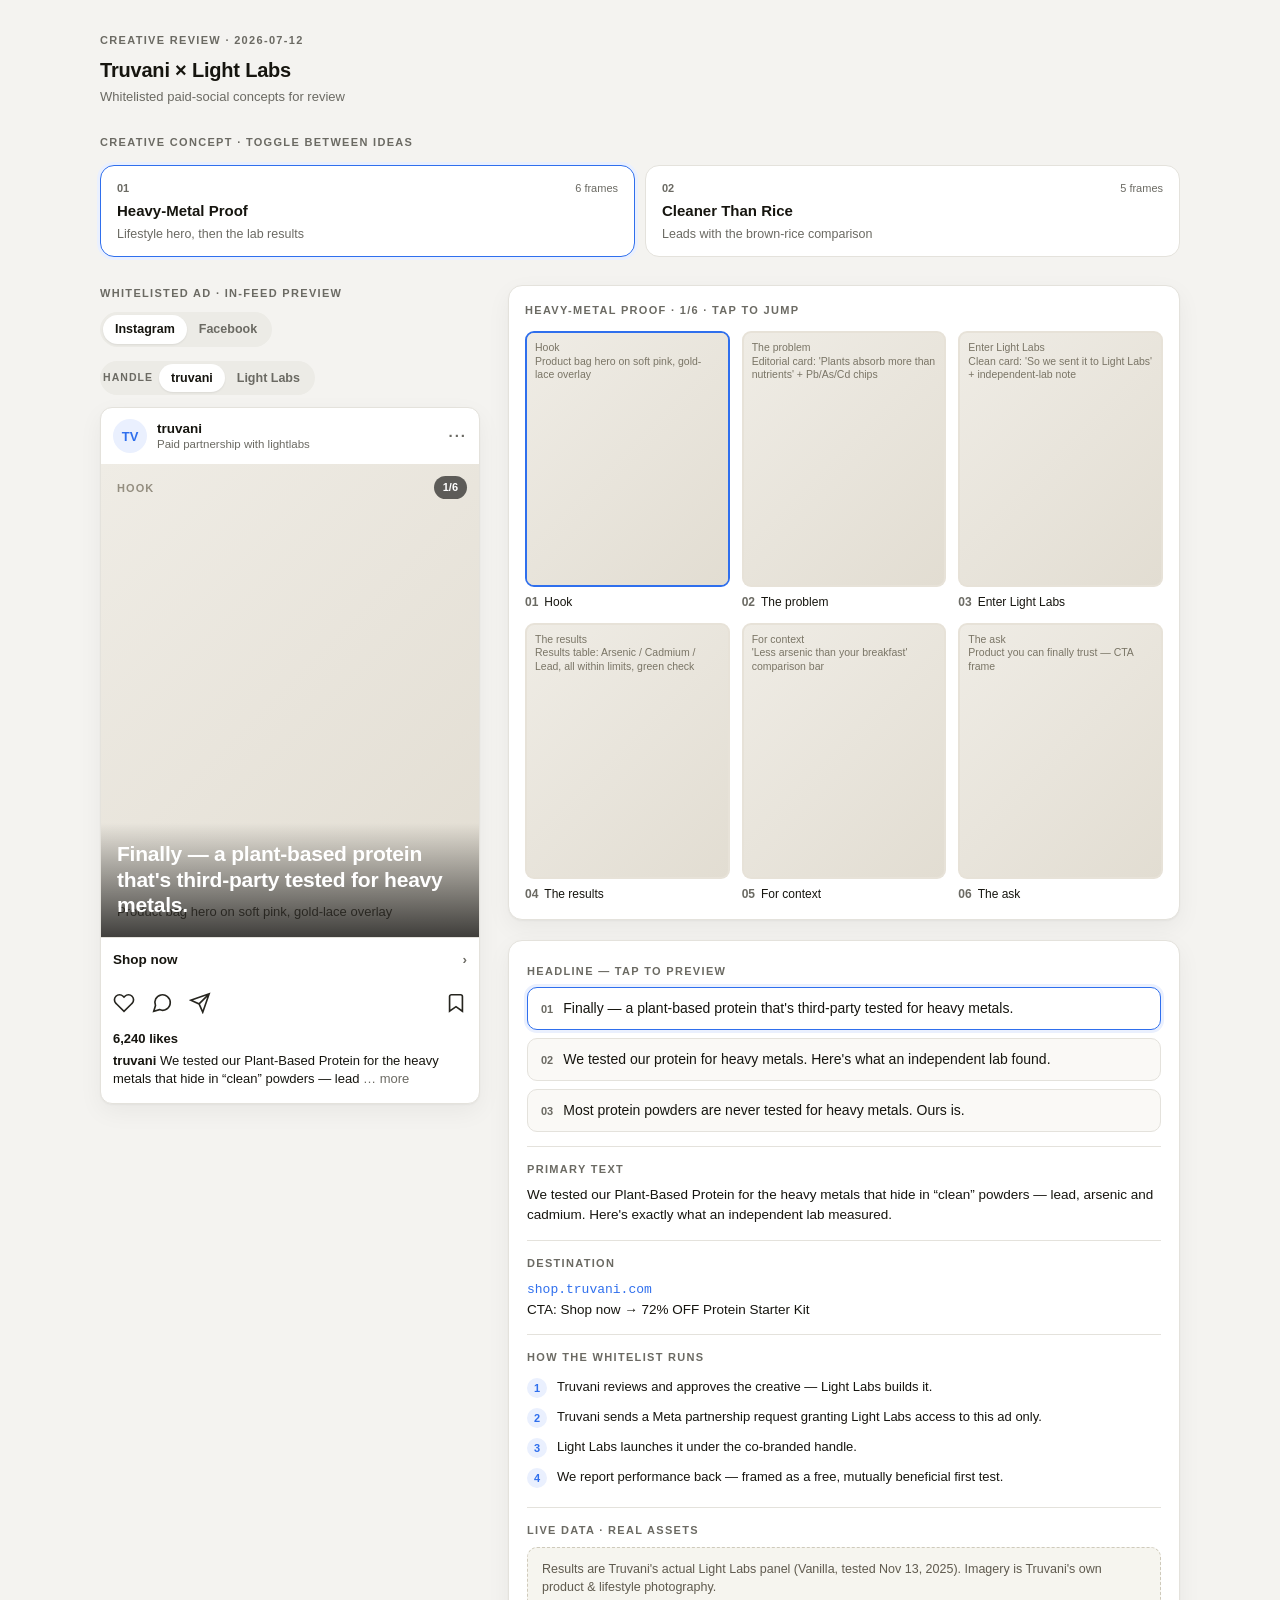
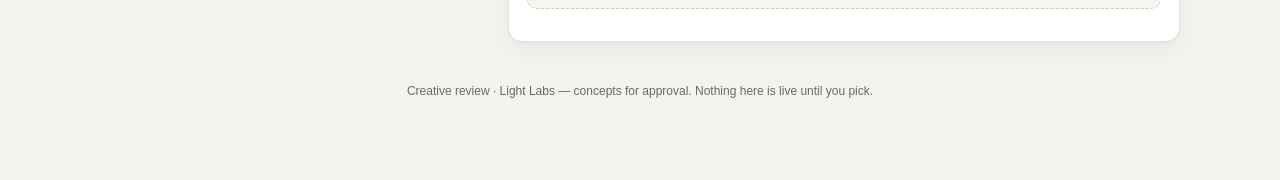
<file: .claude/skills/ad-creative/assets/creative-review-template.html>
<!DOCTYPE html>
<!--
  Creative Review Page — a shareable ad-creative approval artifact.

  HOW TO USE (agents): replace the JSON inside <script id="review-data"> below
  with the real project. Everything else renders from it. The file is
  self-contained — no build, no network, no dependencies. Open it in a browser,
  host it on any static host (Vercel/Netlify/GitHub Pages), or hand off the
  single .html file.

  THE DATA BLOCK IS JSON, NOT JAVASCRIPT:
    - double-quoted keys and strings, no comments, no trailing commas
    - it is inert data (parsed with JSON.parse), so a value can never execute
    - SECURITY: escape every literal "<" in your text values as \u003c so a
      value like "</script>" can never break out of the tag. All values are
      also HTML-escaped again at render time.

  DATA SHAPE — see references/creative-review-page.md for the annotated spec.
  Images: each frame's "image" may be a local path/file URL or a data URI.
  Remote and protocol-relative URLs are blocked; package images with the page.
  If omitted (or the file is missing), a placeholder shows the frame label +
  the image prompt — use this for concepts not yet rendered to image.
-->
<html lang="en">
<head>
<meta charset="utf-8" />
<meta name="viewport" content="width=device-width, initial-scale=1" />
<title>Creative Review</title>
<style>
  :root {
    --bg: #f4f3f0; --card: #ffffff; --ink: #16150f; --muted: #6b6a63;
    --line: #e4e2dc; --accent: #2f6fed; --accent-soft: #eaf0fe;
    --radius: 14px; --shadow: 0 1px 2px rgba(0,0,0,.04), 0 8px 24px rgba(0,0,0,.05);
  }
  * { box-sizing: border-box; }
  body { margin: 0; background: var(--bg); color: var(--ink);
    font: 15px/1.5 -apple-system, BlinkMacSystemFont, "Segoe UI", Roboto, Helvetica, Arial, sans-serif;
    -webkit-font-smoothing: antialiased; }
  .wrap { max-width: 1120px; margin: 0 auto; padding: 32px 20px 80px; }
  .eyebrow { font-size: 11px; font-weight: 700; letter-spacing: .12em; text-transform: uppercase; color: var(--muted); }
  a { color: var(--accent); }

  header.project { margin-bottom: 28px; }
  header.project h1 { font-size: 20px; margin: 6px 0 2px; letter-spacing: -.01em; }
  header.project .sub { color: var(--muted); font-size: 13px; }

  .concepts { display: grid; grid-template-columns: repeat(auto-fit, minmax(210px, 1fr)); gap: 10px; margin: 14px 0 28px; }
  .concept { text-align: left; background: var(--card); border: 1.5px solid var(--line); border-radius: var(--radius);
    padding: 14px 16px; cursor: pointer; transition: border-color .12s, box-shadow .12s; font: inherit; color: inherit; }
  .concept:hover { border-color: #cfcdc6; }
  .concept[aria-pressed="true"] { border-color: var(--accent); box-shadow: 0 0 0 3px var(--accent-soft); background: #fff; }
  .concept .row1 { display: flex; align-items: baseline; justify-content: space-between; gap: 8px; }
  .concept .num { font-size: 11px; font-weight: 700; color: var(--muted); }
  .concept .frames { font-size: 11px; color: var(--muted); }
  .concept .name { font-weight: 650; font-size: 15px; margin: 4px 0 3px; }
  .concept .tag { font-size: 12.5px; color: var(--muted); line-height: 1.35; }

  .grid { display: grid; grid-template-columns: minmax(0, 380px) minmax(0, 1fr); gap: 28px; align-items: start; }
  @media (max-width: 860px) { .grid { grid-template-columns: 1fr; } }
  .col-label { margin-bottom: 10px; }

  .toggles { display: flex; flex-wrap: wrap; gap: 14px; margin-bottom: 12px; }
  .seg { display: inline-flex; background: #ecebe6; border-radius: 999px; padding: 3px; }
  .seg button { border: 0; background: transparent; font: inherit; font-size: 12.5px; font-weight: 600; color: var(--muted);
    padding: 5px 12px; border-radius: 999px; cursor: pointer; }
  .seg button[aria-pressed="true"] { background: #fff; color: var(--ink); box-shadow: 0 1px 2px rgba(0,0,0,.08); }
  .seg .lbl { align-self: center; font-size: 10.5px; font-weight: 700; letter-spacing: .1em; text-transform: uppercase; color: var(--muted); margin-right: 6px; }

  .post { background: var(--card); border: 1px solid var(--line); border-radius: 12px; overflow: hidden; box-shadow: var(--shadow); }
  .post .top { display: flex; align-items: center; gap: 10px; padding: 11px 12px; }
  .post .avatar { width: 34px; height: 34px; border-radius: 50%; background: var(--accent-soft); color: var(--accent);
    display: grid; place-items: center; font-weight: 700; font-size: 13px; overflow: hidden; flex: none; }
  .post .avatar img { width: 100%; height: 100%; object-fit: cover; }
  .post .who { line-height: 1.2; }
  .post .who .name { font-weight: 650; font-size: 13.5px; }
  .post .who .partner { font-size: 11.5px; color: var(--muted); }
  .post .dots { margin-left: auto; color: var(--muted); font-weight: 700; letter-spacing: 2px; }
  .frame { position: relative; aspect-ratio: 4/5; background: #ded9d0; display: grid; }
  .frame img { width: 100%; height: 100%; object-fit: cover; grid-area: 1/1; z-index: 1; }
  .frame .ph { grid-area: 1/1; display: flex; flex-direction: column; justify-content: space-between; padding: 16px;
    background: linear-gradient(135deg,#efece5,#e2ddd2); }
  .frame .ph .plabel { font-size: 11px; font-weight: 700; letter-spacing: .1em; text-transform: uppercase; color: #948e80; }
  .frame .ph .pprompt { font-size: 13px; color: #5f5a4e; line-height: 1.4; }
  .frame .badge { position: absolute; top: 12px; left: 12px; z-index: 2; background: rgba(255,255,255,.92);
    font-size: 11.5px; font-weight: 600; padding: 5px 10px; border-radius: 999px; display: flex; align-items: center; gap: 5px; }
  .frame .counter { position: absolute; top: 12px; right: 12px; z-index: 2; background: rgba(0,0,0,.6); color: #fff; font-size: 11px;
    font-weight: 600; padding: 3px 9px; border-radius: 999px; }
  .frame .headline { position: absolute; left: 0; right: 0; bottom: 0; z-index: 2; padding: 18px 16px 20px; color: #fff;
    font-size: 21px; font-weight: 700; line-height: 1.2; letter-spacing: -.01em;
    background: linear-gradient(to top, rgba(0,0,0,.72), rgba(0,0,0,0)); }
  .frame .headline.light { color: var(--ink); background: linear-gradient(to top, rgba(255,255,255,.85), rgba(255,255,255,0)); }

  /* Instagram chrome */
  .ig-cta { display: flex; align-items: center; justify-content: space-between; padding: 12px; border-top: 1px solid var(--line);
    font-weight: 600; font-size: 13.5px; }
  .ig-cta .chev { color: var(--muted); }
  .ig-actions { display: flex; gap: 16px; padding: 10px 12px 2px; color: #26251f; }
  .ig-actions svg { width: 22px; height: 22px; }
  .ig-actions .save { margin-left: auto; }
  .likes { padding: 6px 12px 2px; font-weight: 650; font-size: 13px; }
  .caption { padding: 2px 12px 14px; font-size: 13px; line-height: 1.4; }
  .caption .h { font-weight: 650; }
  .caption .more { color: var(--muted); }

  /* Facebook chrome — link card below image + text actions */
  .fb-card { display: flex; align-items: center; gap: 12px; padding: 12px; background: #f3f4f6; border-top: 1px solid var(--line); }
  .fb-card .meta { min-width: 0; flex: 1; }
  .fb-card .dom { font-size: 11px; letter-spacing: .04em; text-transform: uppercase; color: var(--muted); }
  .fb-card .hl { font-size: 14px; font-weight: 650; line-height: 1.25; margin-top: 2px; overflow: hidden; }
  .fb-card .btn { flex: none; background: #e4e6eb; color: #050505; font-weight: 650; font-size: 12.5px; padding: 8px 14px; border-radius: 7px; }
  .fb-actions { display: flex; padding: 4px 12px; border-top: 1px solid var(--line); }
  .fb-actions span { flex: 1; text-align: center; padding: 8px 0; font-size: 13px; font-weight: 600; color: var(--muted); }

  .board { background: var(--card); border: 1px solid var(--line); border-radius: var(--radius); padding: 16px; box-shadow: var(--shadow); margin-bottom: 20px; }
  .board .frames-grid { display: grid; grid-template-columns: repeat(3, 1fr); gap: 12px; margin-top: 12px; }
  @media (max-width: 480px) { .board .frames-grid { grid-template-columns: repeat(2, 1fr); } }
  .thumb { border: 0; background: transparent; padding: 0; cursor: pointer; text-align: left; font: inherit; color: inherit; }
  .thumb .box { aspect-ratio: 4/5; border-radius: 9px; overflow: hidden; border: 2px solid transparent; background: #e7e2d8;
    display: grid; transition: border-color .12s; }
  .thumb[aria-current="true"] .box { border-color: var(--accent); }
  .thumb .box img { width: 100%; height: 100%; object-fit: cover; grid-area: 1/1; z-index: 1; }
  .thumb .box .mini { grid-area: 1/1; padding: 8px; font-size: 10.5px; color: #7a7566; line-height: 1.3;
    background: linear-gradient(135deg,#efece5,#e2ddd2); overflow: hidden; }
  .thumb .cap { margin-top: 6px; font-size: 12px; }
  .thumb .cap .n { color: var(--muted); font-weight: 700; margin-right: 6px; }

  .copy { background: var(--card); border: 1px solid var(--line); border-radius: var(--radius); padding: 18px; box-shadow: var(--shadow); }
  .copy .block { padding: 14px 0; border-top: 1px solid var(--line); }
  .copy .block:first-of-type { border-top: 0; padding-top: 4px; }
  .headline-opt { display: flex; gap: 10px; align-items: flex-start; width: 100%; text-align: left; font: inherit; color: inherit;
    background: #faf9f6; border: 1.5px solid var(--line); border-radius: 10px; padding: 11px 13px; cursor: pointer; margin-top: 8px; }
  .headline-opt[aria-pressed="true"] { border-color: var(--accent); background: #fff; box-shadow: 0 0 0 3px var(--accent-soft); }
  .headline-opt .n { font-size: 11px; font-weight: 700; color: var(--muted); margin-top: 2px; }
  .headline-opt .t { font-size: 14px; line-height: 1.35; }
  .kv { font-size: 13.5px; line-height: 1.5; }
  .kv .dest { color: var(--accent); font-family: ui-monospace, SFMono-Regular, Menlo, monospace; font-size: 13px; }
  .steps { margin: 8px 0 0; padding: 0; list-style: none; }
  .steps li { display: flex; gap: 10px; padding: 5px 0; font-size: 13px; line-height: 1.4; }
  .steps li .i { flex: none; width: 20px; height: 20px; border-radius: 50%; background: var(--accent-soft); color: var(--accent);
    display: grid; place-items: center; font-size: 11px; font-weight: 700; }
  .grounding { background: #f6f5ef; border: 1px dashed #cfcabb; border-radius: 10px; padding: 12px 14px; font-size: 12.5px; color: #5f5a4e; line-height: 1.45; margin-top: 8px; }
  .err { background: #fbeaea; border: 1px solid #e6b7b7; color: #8a2b2b; border-radius: 10px; padding: 14px 16px; font-size: 13px; }
  footer { margin-top: 40px; text-align: center; font-size: 12px; color: var(--muted); }
</style>
</head>
<body>

<!-- DATA — replace this JSON with your project (see the comment at the top of the file). -->
<script type="application/json" id="review-data">
{
  "project": {
    "brand": "Truvani",
    "agency": "Light Labs",
    "date": "2026-07-12",
    "note": "Whitelisted paid-social concepts for review"
  },
  "platforms": ["instagram", "facebook"],
  "concepts": [
    {
      "name": "Heavy-Metal Proof",
      "tagline": "Lifestyle hero, then the lab results",
      "handles": [
        { "name": "truvani", "partner": "Paid partnership with lightlabs", "initials": "TV" },
        { "name": "Light Labs", "partner": "Paid partnership with truvani", "initials": "LL" }
      ],
      "frames": [
        { "label": "Hook", "prompt": "Product bag hero on soft pink, gold-lace overlay", "headline": "Finally — a plant-based protein that's third-party tested for heavy metals.", "headlineTheme": "dark" },
        { "label": "The problem", "prompt": "Editorial card: 'Plants absorb more than nutrients' + Pb/As/Cd chips" },
        { "label": "Enter Light Labs", "prompt": "Clean card: 'So we sent it to Light Labs' + independent-lab note" },
        { "label": "The results", "prompt": "Results table: Arsenic / Cadmium / Lead, all within limits, green check" },
        { "label": "For context", "prompt": "'Less arsenic than your breakfast' comparison bar" },
        { "label": "The ask", "prompt": "Product you can finally trust — CTA frame", "headline": "Protein you can finally trust." }
      ],
      "headlines": [
        "Finally — a plant-based protein that's third-party tested for heavy metals.",
        "We tested our protein for heavy metals. Here's what an independent lab found.",
        "Most protein powders are never tested for heavy metals. Ours is."
      ],
      "likes": "6,240",
      "primaryText": "We tested our Plant-Based Protein for the heavy metals that hide in “clean” powders — lead, arsenic and cadmium. Here's exactly what an independent lab measured.",
      "destination": { "url": "shop.truvani.com", "cta": "Shop now", "offer": "72% OFF Protein Starter Kit" },
      "rollout": {
        "title": "How the whitelist runs",
        "steps": [
          "Truvani reviews and approves the creative — Light Labs builds it.",
          "Truvani sends a Meta partnership request granting Light Labs access to this ad only.",
          "Light Labs launches it under the co-branded handle.",
          "We report performance back — framed as a free, mutually beneficial first test."
        ]
      },
      "grounding": "Results are Truvani's actual Light Labs panel (Vanilla, tested Nov 13, 2025). Imagery is Truvani's own product & lifestyle photography."
    },
    {
      "name": "Cleaner Than Rice",
      "tagline": "Leads with the brown-rice comparison",
      "frames": [
        { "label": "Hook", "prompt": "Split visual: brown rice vs protein scoop", "headline": "Your “clean” brown rice protein? Test it.", "headlineTheme": "dark" },
        { "label": "The claim", "prompt": "Stat card comparing arsenic levels" },
        { "label": "The proof", "prompt": "Light Labs results table" },
        { "label": "The context", "prompt": "What the numbers mean, plainly" },
        { "label": "The ask", "prompt": "Starter-kit offer frame", "headline": "Trust the label. Then trust the test." }
      ],
      "headlines": [
        "Your “clean” brown rice protein? Test it.",
        "Brown rice protein is often the worst offender for arsenic. We checked ours.",
        "“Plant-based” doesn't mean “clean.” We have the lab panel to prove ours is."
      ],
      "primaryText": "Brown-rice protein is one of the most common sources of dietary arsenic. So we sent ours to an independent lab. Here's the panel.",
      "destination": { "url": "shop.truvani.com", "cta": "Shop now", "offer": "72% OFF Protein Starter Kit" },
      "grounding": "Comparison figures are from Truvani's Light Labs panel and published dietary-arsenic ranges. No competitor is named."
    }
  ]
}
</script>

<div class="wrap">
  <header class="project" id="project"></header>
  <div class="eyebrow">Creative concept · toggle between ideas</div>
  <div class="concepts" id="concepts"></div>
  <div class="grid">
    <section>
      <div class="eyebrow col-label" id="preview-label">In-feed preview</div>
      <div class="toggles" id="toggles"></div>
      <div class="post" id="post"></div>
    </section>
    <section>
      <div class="board">
        <div class="eyebrow" id="board-label">Storyboard · tap to jump</div>
        <div class="frames-grid" id="frames-grid"></div>
      </div>
      <div class="copy" id="copy"></div>
    </section>
  </div>
  <footer id="footer"></footer>
</div>

<script>
/* ============================================================================
   RENDER — generic; no need to edit when swapping the DATA JSON above.
   ========================================================================== */
const esc = (s) => String(s == null ? "" : s).replace(/[&<>"']/g, c => (
  { "&": "&amp;", "<": "&lt;", ">": "&gt;", '"': "&quot;", "'": "&#39;" }[c]));
const PLATFORMS = { instagram: "Instagram", facebook: "Facebook" };

let DATA;
try {
  DATA = JSON.parse(document.getElementById("review-data").textContent);
} catch (e) {
  document.querySelector(".wrap").innerHTML =
    '<div class="err"><b>Couldn\'t read the review data.</b><br/>The <code>#review-data</code> block must be valid JSON — double-quoted keys and strings, no comments, no trailing commas. Parser said: ' + esc(e.message) + '</div>';
  throw e;
}

function invalid(msg) {
  document.querySelector(".wrap").innerHTML =
    '<div class="err"><b>The review data is missing something.</b><br/>' + esc(msg) + '</div>';
  throw new Error(msg);
}
if (!DATA || !Array.isArray(DATA.concepts) || !DATA.concepts.length)
  invalid('"concepts" must be a non-empty array.');
DATA.concepts.forEach((c, i) => {
  if (!c || typeof c !== "object") invalid(`concepts[${i}] must be an object.`);
  if (!Array.isArray(c.frames) || !c.frames.length) invalid(`concepts[${i}].frames must be a non-empty array.`);
});

const state = { concept: 0, frame: 0, platform: null, handle: 0, headline: 0 };
const concept = () => DATA.concepts[state.concept];

// platforms restricted to the ones we can render; default to first valid
const platformList = () => (DATA.platforms || ["instagram"]).filter(p => PLATFORMS[p]);
state.platform = platformList()[0] || "instagram";

const heart = '<svg viewBox="0 0 24 24" fill="none" stroke="currentColor" stroke-width="1.8"><path d="M20.8 4.6a5.5 5.5 0 0 0-7.8 0L12 5.6l-1-1a5.5 5.5 0 1 0-7.8 7.8l1 1L12 21l7.8-7.6 1-1a5.5 5.5 0 0 0 0-7.8z"/></svg>';
const comment = '<svg viewBox="0 0 24 24" fill="none" stroke="currentColor" stroke-width="1.8"><path d="M21 11.5a8.4 8.4 0 0 1-11.8 7.7L3 21l1.9-6.2A8.4 8.4 0 1 1 21 11.5z"/></svg>';
const share = '<svg viewBox="0 0 24 24" fill="none" stroke="currentColor" stroke-width="1.8"><path d="M22 2 11 13M22 2l-7 20-4-9-9-4 20-7z"/></svg>';
const bookmark = '<svg viewBox="0 0 24 24" fill="none" stroke="currentColor" stroke-width="1.8"><path d="M19 21l-7-5-7 5V5a2 2 0 0 1 2-2h10a2 2 0 0 1 2 2z"/></svg>';

function renderProject() {
  const p = DATA.project || {};
  const line = [p.brand, p.agency && `× ${p.agency}`].filter(Boolean).join(" ");
  document.getElementById("project").innerHTML =
    `<div class="eyebrow">Creative review${p.date ? " · " + esc(p.date) : ""}</div>
     <h1>${esc(line || "Ad creative")}</h1>${p.note ? `<div class="sub">${esc(p.note)}</div>` : ""}`;
  document.getElementById("footer").innerHTML =
    `Creative review${p.agency ? " · " + esc(p.agency) : ""} — concepts for approval. Nothing here is live until you pick.`;
}

function renderConcepts() {
  document.getElementById("concepts").innerHTML = DATA.concepts.map((c, i) => `
    <button class="concept" aria-pressed="${i === state.concept}" data-i="${i}">
      <div class="row1"><span class="num">${String(i + 1).padStart(2, "0")}</span>
        <span class="frames">${c.frames.length} frame${c.frames.length === 1 ? "" : "s"}</span></div>
      <div class="name">${esc(c.name)}</div>
      <div class="tag">${esc(c.tagline || "")}</div>
    </button>`).join("");
  document.querySelectorAll(".concept").forEach(b =>
    b.onclick = () => { state.concept = +b.dataset.i; state.frame = 0; state.handle = 0; state.headline = 0; renderAll(); });
}

function handles() {
  return concept().handles || [{
    name: DATA.project?.brand || "brand",
    partner: DATA.project?.agency ? "Paid partnership with " + DATA.project.agency.toLowerCase() : "Sponsored",
    initials: (DATA.project?.brand || "AD").slice(0, 2).toUpperCase()
  }];
}

function renderToggles() {
  const plats = platformList(), hs = handles();
  let html = "";
  if (plats.length > 1) {
    html += `<div class="seg" role="group">${plats.map(p =>
      `<button data-plat="${esc(p)}" aria-pressed="${p === state.platform}">${esc(PLATFORMS[p])}</button>`).join("")}</div>`;
  }
  if (hs.length > 1) {
    html += `<div class="seg" role="group"><span class="lbl">Handle</span>${hs.map((h, i) =>
      `<button data-handle="${i}" aria-pressed="${i === state.handle}">${esc(h.name)}</button>`).join("")}</div>`;
  }
  const el = document.getElementById("toggles");
  el.innerHTML = html;
  el.querySelectorAll("[data-plat]").forEach(b => b.onclick = () => { state.platform = b.dataset.plat; renderToggles(); renderPost(); });
  el.querySelectorAll("[data-handle]").forEach(b => b.onclick = () => { state.handle = +b.dataset.handle; renderToggles(); renderPost(); });
  document.getElementById("preview-label").textContent = (hs.length > 1 ? "Whitelisted ad · " : "") + "In-feed preview";
}

// Classify with the browser URL parser; tabs/newlines and backslashes can hide a remote URL.
function localImageSource(value) {
  if (typeof value !== "string") return "";
  const syntax = value.replace(/[\t\n\r]/g, "").replace(/\\/g, "/")
    .replace(/^[\u0000-\u0020]+|[\u0000-\u0020]+$/g, "");
  if (/^\/\//.test(syntax)) return "";
  try {
    const base = new URL(document.baseURI);
    const image = new URL(value, base);
    if (image.protocol === "data:" || (image.protocol === "file:" && !image.host)) return value;
    // Hosted relative assets stay on the review page's origin; absolute network URLs stay blocked.
    if (!/^[a-z][a-z0-9+.-]*:/i.test(syntax) && image.origin === base.origin) return value;
  } catch (_) { /* An invalid source falls back to the placeholder. */ }
  return "";
}

// placeholder underneath + image on top; a missing/broken image removes itself → placeholder shows
function frameVisual(f, phCls) {
  const ph = `<div class="${phCls}"><div class="plabel">${esc(f.label)}</div><div class="pprompt">${esc(f.prompt || "")}</div></div>`;
  // Only local/relative or data: image sources — block remote URLs so the page stays offline and cannot beacon on open.
  const localImg = localImageSource(f.image);
  const img = localImg ? `<img src="${esc(localImg)}" alt="${esc(f.label)}" onerror="this.remove()" />` : "";
  return ph + img;
}

function frameHTML(c, f) {
  const total = c.frames.length;
  const headlineText = state.frame === 0 ? (c.headlines?.[state.headline] || f.headline || "") : (f.headline || "");
  const theme = f.headlineTheme === "light" ? " light" : "";
  return `<div class="frame">
      ${frameVisual(f, "ph")}
      <span class="counter">${state.frame + 1}/${total}</span>
      ${headlineText ? `<div class="headline${theme}">${esc(headlineText)}</div>` : ""}
    </div>`;
}

function renderPost() {
  const c = concept(), f = c.frames[state.frame], h = handles()[state.handle] || handles()[0];
  const dest = c.destination || {};
  const top = `<div class="top">
      <div class="avatar">${h.initials ? esc(h.initials) : ""}</div>
      <div class="who"><div class="name">${esc(h.name)}</div><div class="partner">${esc(h.partner || "Sponsored")}</div></div>
      <div class="dots">···</div>
    </div>`;

  let chrome;
  if (state.platform === "facebook") {
    const domain = dest.url ? esc(dest.url) : "";
    const hl = c.headlines?.[state.headline] || f.headline || dest.offer || "";
    chrome = `<div class="fb-card">
        <div class="meta"><div class="dom">${domain}</div><div class="hl">${esc(hl)}</div></div>
        ${dest.cta ? `<div class="btn">${esc(dest.cta)}</div>` : ""}
      </div>
      <div class="fb-actions"><span>Like</span><span>Comment</span><span>Share</span></div>`;
  } else {
    chrome = `<div class="ig-cta"><span>${esc(dest.cta || "Learn more")}</span><span class="chev">›</span></div>
      <div class="ig-actions">${heart}${comment}${share}<span class="save">${bookmark}</span></div>
      ${c.likes ? `<div class="likes">${esc(c.likes)} likes</div>` : ""}
      <div class="caption"><span class="h">${esc(h.name)}</span> ${esc((c.primaryText || "").slice(0, 90))}<span class="more"> … more</span></div>`;
  }

  document.getElementById("post").innerHTML = top + frameHTML(c, f) + chrome;
  document.getElementById("board-label").textContent = `${c.name} · ${state.frame + 1}/${c.frames.length} · tap to jump`;
}

function renderBoard() {
  const c = concept();
  document.getElementById("frames-grid").innerHTML = c.frames.map((f, i) => `
    <button class="thumb" aria-current="${i === state.frame}" data-i="${i}">
      <div class="box">${frameVisual(f, "mini")}</div>
      <div class="cap"><span class="n">${String(i + 1).padStart(2, "0")}</span>${esc(f.label)}</div>
    </button>`).join("");
  document.querySelectorAll(".thumb").forEach(b =>
    b.onclick = () => { state.frame = +b.dataset.i; renderPost(); renderBoard(); });
}

function renderCopy() {
  const c = concept(), dest = c.destination || {};
  let html = "";
  if (c.headlines?.length) {
    html += `<div class="block"><div class="eyebrow">Headline — tap to preview</div>${c.headlines.map((h, i) =>
      `<button class="headline-opt" aria-pressed="${i === state.headline}" data-i="${i}">
        <span class="n">${String(i + 1).padStart(2, "0")}</span><span class="t">${esc(h)}</span></button>`).join("")}</div>`;
  }
  if (c.primaryText) html += `<div class="block"><div class="eyebrow">Primary text</div><div class="kv" style="margin-top:8px">${esc(c.primaryText)}</div></div>`;
  if (dest.url || dest.cta) {
    html += `<div class="block"><div class="eyebrow">Destination</div><div class="kv" style="margin-top:8px">
      ${dest.url ? `<span class="dest">${esc(dest.url)}</span><br/>` : ""}
      ${dest.cta ? `CTA: ${esc(dest.cta)}` : ""}${dest.offer ? ` → ${esc(dest.offer)}` : ""}</div></div>`;
  }
  if (c.rollout?.steps?.length) {
    html += `<div class="block"><div class="eyebrow">${esc(c.rollout.title || "How it runs")}</div>
      <ol class="steps">${c.rollout.steps.map((s, i) => `<li><span class="i">${i + 1}</span><span>${esc(s)}</span></li>`).join("")}</ol></div>`;
  }
  if (c.grounding) html += `<div class="block"><div class="eyebrow">Live data · real assets</div><div class="grounding">${esc(c.grounding)}</div></div>`;
  const el = document.getElementById("copy");
  el.innerHTML = html;
  el.querySelectorAll(".headline-opt").forEach(b =>
    b.onclick = () => { state.headline = +b.dataset.i; state.frame = 0; renderPost(); renderBoard(); renderCopy(); });
}

function renderAll() { renderConcepts(); renderToggles(); renderPost(); renderBoard(); renderCopy(); }
renderProject();
renderAll();
</script>
</body>
</html>
</file>
